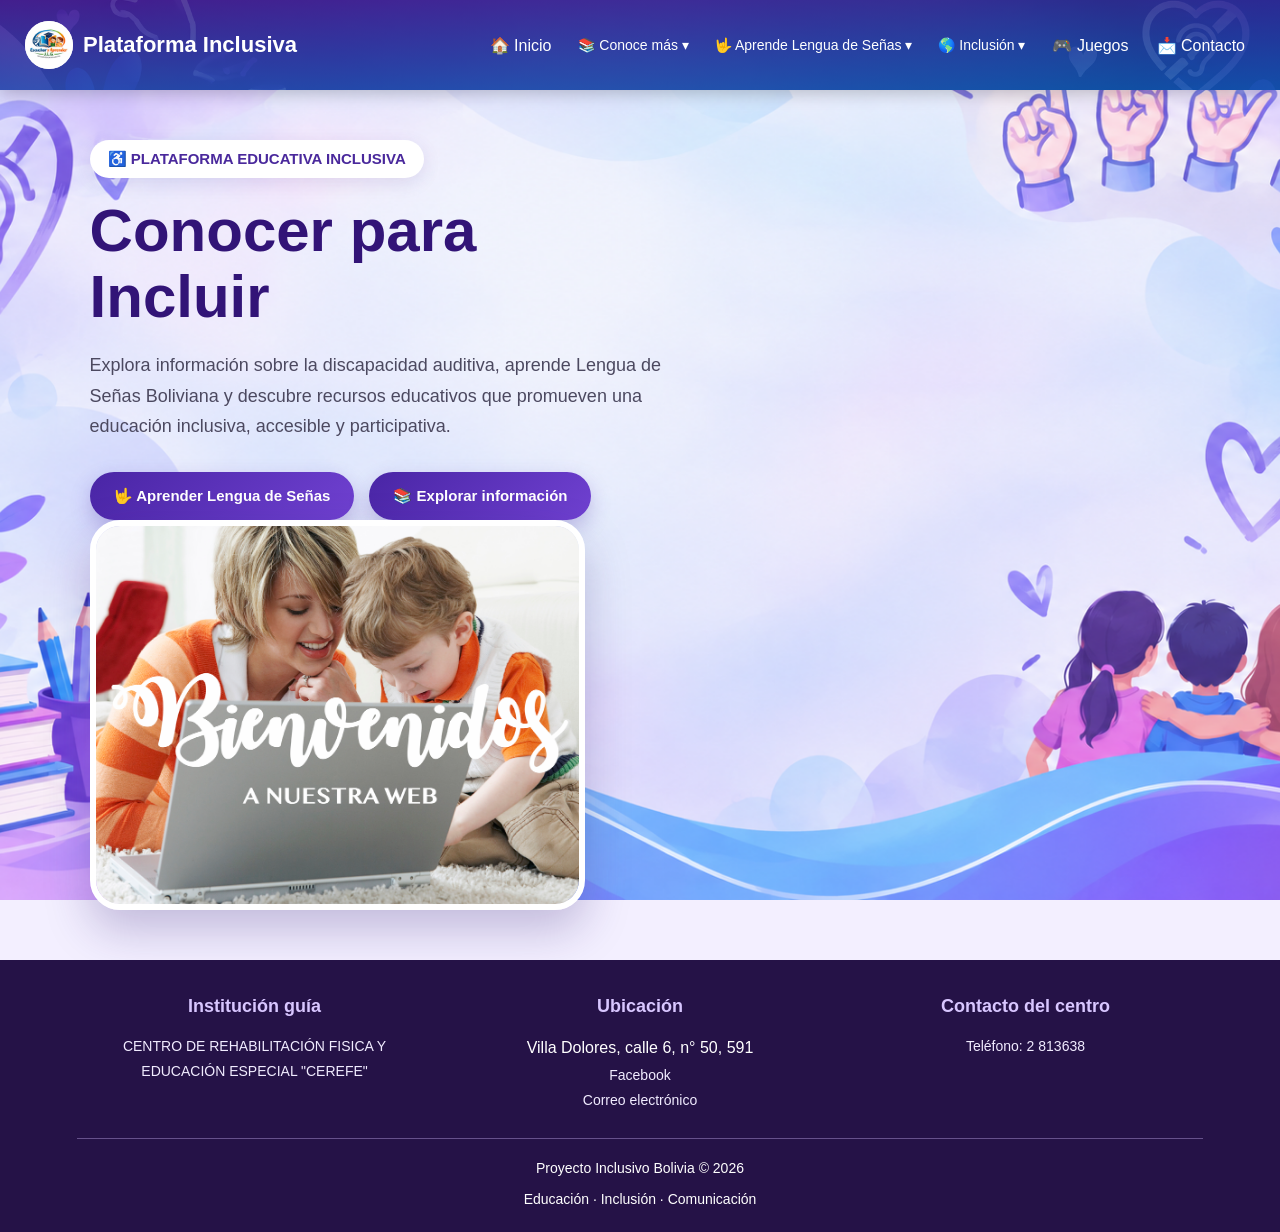
<file: index.html>
<!DOCTYPE html>
<html lang="es">
<head>
    <meta charset="UTF-8">
    <meta name="viewport" content="width=device-width, initial-scale=1.0">
    <title>Plataforma Inclusiva</title>
    <link rel="stylesheet" href="estilo.css">
</head>

<body>

<!-- ================= HEADER ================= -->

<header>

    <div class="logo">
        <img src="imagenes/logo.jpeg" alt="Logo">
        <span>Plataforma Inclusiva</span>
    </div>

    <nav>

        <a href="#" onclick="mostrarSeccion('inicio')">🏠 Inicio</a>

        <!-- CONOCE MÁS -->
        <div class="menu">
            <button class="menu-btn" onclick="abrirMenu(event)">
                📚 Conoce más ▾
            </button>

            <div class="dropdown">

                <a href="#" onclick="mostrarSeccion('definicion')">
                    📖 ¿Qué es la discapacidad auditiva?
                </a>

                <a href="#" onclick="mostrarSeccion('tipos')">
                    🔊 Tipos y grados
                </a>

                <a href="#" onclick="mostrarSeccion('causas')">
                    🧬 Causas
                </a>

                <a href="#" onclick="mostrarSeccion('barreras')">
                    🚧 Barreras
                </a>

                <a href="#" onclick="mostrarSeccion('importancia')">
                    ⭐ Importancia
                </a>

            </div>
        </div>


        <!-- APRENDE LENGUA DE SEÑAS -->
        <div class="menu">

            <button class="menu-btn" onclick="abrirMenu(event)">
                🤟 Aprende Lengua de Señas ▾
            </button>

            <div class="dropdown grande">

                <!-- ABECEDARIO -->
                <div class="submenu-item">

                    <button onclick="abrirSubmenu(event)">
                        🔤 Abecedario ▸
                    </button>

                    <div class="subdropdown">

                        <a href="#" onclick="mostrarSeccion('abecedario-imagenes')">
                            🖼️ Imágenes
                        </a>

                        <a href="#" onclick="mostrarSeccion('abecedario-videos')">
                            🎥 Videos
                        </a>

                        <a href="#" onclick="mostrarSeccion('abecedario-juegos')">
                            🎮 Juegos
                        </a>

                    </div>

                </div>


                <!-- NÚMEROS -->
                <div class="submenu-item">

                    <button onclick="abrirSubmenu(event)">
                        🔢 Números ▸
                    </button>

                    <div class="subdropdown">

                        <a href="#" onclick="mostrarSeccion('numeros-imagenes')">
                            🖼️ Imágenes
                        </a>

                        <a href="#" onclick="mostrarSeccion('numeros-videos')">
                            🎥 Videos
                        </a>

                        <a href="#" onclick="mostrarSeccion('numeros-juegos')">
                            🎮 Juegos
                        </a>

                    </div>

                </div>


                <!-- COLORES -->
                <div class="submenu-item">

                    <button onclick="abrirSubmenu(event)">
                        🎨 Colores ▸
                    </button>

                    <div class="subdropdown">

                        <a href="#" onclick="mostrarSeccion('colores-imagenes')">
                            🖼️ Imágenes
                        </a>

                        <a href="#" onclick="mostrarSeccion('colores-videos')">
                            🎥 Videos
                        </a>

                        <a href="#" onclick="mostrarSeccion('colores-juegos')">
                            🎮 Juegos
                        </a>

                    </div>

                </div>


                <!-- SALUDOS -->
                <div class="submenu-item">

                    <button onclick="abrirSubmenu(event)">
                        👋 Saludos ▸
                    </button>

                    <div class="subdropdown">

                        <a href="#" onclick="mostrarSeccion('saludos-imagenes')">
                            🖼️ Imágenes
                        </a>

                        <a href="#" onclick="mostrarSeccion('saludos-videos')">
                            🎥 Videos
                        </a>

                        <a href="#" onclick="mostrarSeccion('saludos-juegos')">
                            🎮 Juegos
                        </a>

                    </div>

                </div>


                <!-- FAMILIA -->
                <div class="submenu-item">

                    <button onclick="abrirSubmenu(event)">
                        👨‍👩‍👧 Familia ▸
                    </button>

                    <div class="subdropdown">

                        <a href="#" onclick="mostrarSeccion('familia-imagenes')">
                            🖼️ Imágenes
                        </a>

                        <a href="#" onclick="mostrarSeccion('familia-videos')">
                            🎥 Videos
                        </a>

                        <a href="#" onclick="mostrarSeccion('familia-juegos')">
                            🎮 Juegos
                        </a>

                    </div>

                </div>


                <!-- EMOCIONES -->
                <div class="submenu-item">

                    <button onclick="abrirSubmenu(event)">
                        😊 Animales ▸
                    </button>

                    <div class="subdropdown">

                        <a href="#" onclick="mostrarSeccion('emociones-imagenes')">
                            🖼️ Imágenes
                        </a>

                        <a href="#" onclick="mostrarSeccion('emociones-videos')">
                            🎥 Videos
                        </a>

                        <a href="#" onclick="mostrarSeccion('emociones-juegos')">
                            🎮 Juegos
                        </a>

                    </div>

                </div>


                <!-- ESCUELA -->
                <div class="submenu-item">

                    <button onclick="abrirSubmenu(event)">
                        🏫 Escuela ▸
                    </button>

                    <div class="subdropdown">

                        <a href="#" onclick="mostrarSeccion('escuela-imagenes')">
                            🖼️ Imágenes
                        </a>

                        <a href="#" onclick="mostrarSeccion('escuela-videos')">
                            🎥 Videos
                        </a>

                        <a href="#" onclick="mostrarSeccion('escuela-juegos')">
                            🎮 Juegos
                        </a>

                    </div>

                </div>


        

            </div>
        </div>


        <!-- INCLUSIÓN -->
        <div class="menu">

            <button class="menu-btn" onclick="abrirMenu(event)">
                🌎 Inclusión ▾
            </button>

            <div class="dropdown">

                <a href="#" onclick="mostrarSeccion('inclusion')">
                    Inclusión en el aula
                </a>

                <a href="#" onclick="mostrarSeccion('estrategias')">
                    Estrategias
                </a>

                <a href="#" onclick="mostrarSeccion('actividades')">
                    Actividades
                </a>

            </div>

        </div>


        <a href="#" onclick="mostrarSeccion('juegos')">🎮 Juegos</a>

       

        <a href="#" onclick="mostrarSeccion('contacto')">📩 Contacto</a>

    </nav>

</header>


<!-- ================= INICIO ================= -->

<section id="inicio" class="seccion inicio">

    <div class="hero-text">

        <span>♿ PLATAFORMA EDUCATIVA INCLUSIVA</span>

        <h1>Conocer para Incluir</h1>

        <p>
            Explora información sobre la discapacidad auditiva,
            aprende Lengua de Señas Boliviana y descubre recursos
            educativos que promueven una educación inclusiva,
            accesible y participativa.
        </p>

        <div class="botones">

            <button onclick="mostrarSeccion('abecedario-imagenes')">
                🤟 Aprender Lengua de Señas
            </button>

            <button onclick="mostrarSeccion('definicion')">
                📚 Explorar información
            </button>

        </div>

    </div>


    <div class="hero-imagen">

        <img src="imagenes/R.png" alt="Educación inclusiva">

    </div>

</section>


<!-- ================= DEFINICIÓN ================= -->

<section id="definicion" class="seccion contenido">

    <h2>📖 Discapacidad Auditiva</h2>

    <div class="tarjeta-info">

        <img src="imagenes/discapacidad.jpg">

        <div>

            <p>
                La discapacidad auditiva se refiere a la dificultad
                o imposibilidad de utilizar el sentido de la audición
                de manera adecuada. Puede presentarse en diferentes
                grados y puede estar presente desde el nacimiento
                o aparecer a lo largo de la vida.
            </p>

            <p>
                Las personas con discapacidad auditiva pueden utilizar
                diferentes formas de comunicación, entre ellas la
                Lengua de Señas Boliviana, lectura labial, escritura
                y otros recursos de apoyo.
            </p>

            <p>
                En el ámbito educativo es importante eliminar las
                barreras de comunicación y garantizar la participación
                de todos los estudiantes.
            </p>

        </div>

    </div>


    <div class="info-imagenes">

        <img src="imagenes/ley.png" alt="Ley">

        <img src="imagenes/inclusión.png" alt="Inclusión">

    </div>

</section>


<!-- ================= TIPOS ================= -->

<section id="tipos" class="seccion contenido">

    <h2>🔊 Tipos y grados de discapacidad auditiva</h2>

    <div class="tarjetas">

        <div class="card">

            <img src="imagenes/nivel 1.jpg">

            <h3>Leve</h3>

            <p>
                Puede existir dificultad para escuchar sonidos
                suaves o seguir algunas conversaciones.
            </p>

        </div>


        <div class="card">

            <img src="imagenes/nivel2.jpg">

            <h3>Moderada</h3>

            <p>
                Puede dificultar la comprensión de conversaciones
                especialmente cuando existe ruido ambiental.
            </p>

        </div>


        <div class="card">

            <img src="imagenes/nivel 3.jpg">

            <h3>Severa</h3>

            <p>
                La persona puede presentar una dificultad importante
                para percibir los sonidos y la comunicación oral.
            </p>

        </div>


        <div class="card">

            <img src="imagenes/sorda.jpg">

            <h3>Profunda</h3>

            <p>
                Existe una pérdida auditiva muy significativa,
                por lo que pueden utilizarse formas visuales
                de comunicación.
            </p>

        </div>

    </div>

</section>


<!-- ================= CAUSAS ================= -->

<section id="causas" class="seccion contenido">

    <h2>🧬 Causas de la discapacidad auditiva</h2>

    <div class="tarjetas">

        <div class="card">

            <img src="imagenes/genetica.jpg">

            <h3>Factores genéticos</h3>

            <p>
                Algunas pérdidas auditivas pueden estar relacionadas
                con factores hereditarios o genéticos.
            </p>

        </div>


        <div class="card">

            <img src="imagenes/infecciones.jpg">

            <h3>Infecciones</h3>

            <p>
                Determinadas infecciones pueden afectar el sistema
                auditivo y producir pérdida de audición.
            </p>

        </div>


        <div class="card">

            <img src="imagenes/traumatismo.jpg">

            <h3>Traumatismos</h3>

            <p>
                Algunos traumatismos pueden provocar daños en las
                estructuras relacionadas con la audición.
            </p>

        </div>


        <div class="card">

            <img src="imagenes/ruido.jpg">

            <h3>Ruidos fuertes</h3>

            <p>
                La exposición prolongada a sonidos muy fuertes
                puede afectar la capacidad auditiva.
            </p>

        </div>

    </div>

</section>


<!-- ================= BARRERAS ================= -->

<section id="barreras" class="seccion contenido">

    <h2>🚧 Barreras para las personas con discapacidad auditiva</h2>

    <div class="tarjeta-info">

        <img src="imagenes/barrera.jpg">

        <div>

            <h3>🗣️ Barreras de comunicación</h3>

            <p>
                La falta de conocimiento de la Lengua de Señas
                puede dificultar la comunicación.
            </p>


            <h3>📚 Barreras educativas</h3>

            <p>
                La falta de materiales accesibles puede dificultar
                el aprendizaje y la participación.
            </p>


            <h3>🤝 Barreras sociales</h3>

            <p>
                La falta de información y sensibilización puede
                generar dificultades para la inclusión.
            </p>


            <h3>💻 Barreras tecnológicas</h3>

            <p>
                La ausencia de recursos accesibles puede limitar
                el acceso a la información.
            </p>

        </div>

    </div>

</section>


<!-- ================= IMPORTANCIA ================= -->

<section id="importancia" class="seccion contenido">

    <h2>⭐ Importancia de la inclusión</h2>

    <div class="importancia">

        <img src="imagenes/inclusión.png">

        <div>

            <p>
                La inclusión educativa permite que todos los
                estudiantes tengan oportunidades de participar
                en el proceso educativo.
            </p>

            <p>
                En el caso de los estudiantes con discapacidad
                auditiva, es importante contar con estrategias
                de comunicación accesibles y recursos visuales.
            </p>

            <p>
                Aprender Lengua de Señas también contribuye a
                mejorar la comunicación, la convivencia y el
                respeto dentro de la comunidad educativa.
            </p>

        </div>

    </div>

</section>


<!-- ================================================= -->
<!-- ================= ABECEDARIO ==================== -->
<!-- ================================================= -->

<section id="abecedario-imagenes" class="seccion contenido">

    <h2>🔤 Abecedario en Lengua de Señas</h2>

    <p class="descripcion">
        Conoce las letras del abecedario y practica su reconocimiento.
    </p>

    <div class="letras">

    <div class="letra-card">
    <img src="imagenes/abecedario/A.png" alt="Seña de la letra A">
    <h3>A</h3>
</div>

    <div class="letra-card">
        <img src="imagenes/abecedario/B.png" alt="Letra B en Lengua de Señas">
        <h3>B</h3>
    </div>

    <div class="letra-card">
        <img src="imagenes/abecedario/C.png" alt="Letra C en Lengua de Señas">
        <h3>C</h3>
    </div>

    <div class="letra-card">
        <img src="imagenes/abecedario/D.png" alt="Letra D en Lengua de Señas">
        <h3>D</h3>
    </div>

    <div class="letra-card">
        <img src="imagenes/abecedario/E.png" alt="Letra E en Lengua de Señas">
        <h3>E</h3>
    </div>

    <div class="letra-card">
        <img src="imagenes/abecedario/F.png" alt="Letra F en Lengua de Señas">
        <h3>F</h3>
    </div>

    <div class="letra-card">
        <img src="imagenes/abecedario/G.png" alt="Letra G en Lengua de Señas">
        <h3>G</h3>
    </div>

    <div class="letra-card">
        <img src="imagenes/abecedario/H.png" alt="Letra H en Lengua de Señas">
        <h3>H</h3>
    </div>

    <div class="letra-card">
        <img src="imagenes/abecedario/I.png" alt="Letra I en Lengua de Señas">
        <h3>I</h3>
    </div>

    <div class="letra-card">
        <img src="imagenes/abecedario/J.png" alt="Letra J en Lengua de Señas">
        <h3>J</h3>
    </div>

    <div class="letra-card">
        <img src="imagenes/abecedario/K.png" alt="Letra K en Lengua de Señas">
        <h3>K</h3>
    </div>

    <div class="letra-card">
        <img src="imagenes/abecedario/L.png" alt="Letra L en Lengua de Señas">
        <h3>L</h3>
    </div>

    <div class="letra-card">
        <img src="imagenes/abecedario/M.png" alt="Letra M en Lengua de Señas">
        <h3>M</h3>
    </div>

    <div class="letra-card">
        <img src="imagenes/abecedario/N.png" alt="Letra N en Lengua de Señas">
        <h3>N</h3>
    </div>


    <div class="letra-card">
        <img src="imagenes/abecedario/O.png" alt="Letra O en Lengua de Señas">
        <h3>O</h3>
    </div>

    <div class="letra-card">
        <img src="imagenes/abecedario/P.png" alt="Letra P en Lengua de Señas">
        <h3>P</h3>
    </div>

    <div class="letra-card">
        <img src="imagenes/abecedario/Q.png" alt="Letra Q en Lengua de Señas">
        <h3>Q</h3>
    </div>

    <div class="letra-card">
        <img src="imagenes/abecedario/R.png" alt="Letra R en Lengua de Señas">
        <h3>R</h3>
    </div>

    <div class="letra-card">
        <img src="imagenes/abecedario/S.png" alt="Letra S en Lengua de Señas">
        <h3>S</h3>
    </div>

    <div class="letra-card">
        <img src="imagenes/abecedario/T.png" alt="Letra T en Lengua de Señas">
        <h3>T</h3>
    </div>

    <div class="letra-card">
        <img src="imagenes/abecedario/U.png" alt="Letra U en Lengua de Señas">
        <h3>U</h3>
    </div>

    <div class="letra-card">
        <img src="imagenes/abecedario/V.png" alt="Letra V en Lengua de Señas">
        <h3>V</h3>
    </div>

    <div class="letra-card">
        <img src="imagenes/abecedario/W.png" alt="Letra W en Lengua de Señas">
        <h3>W</h3>
    </div>

    <div class="letra-card">
        <img src="imagenes/abecedario/X.png" alt="Letra X en Lengua de Señas">
        <h3>X</h3>
    </div>

    <div class="letra-card">
        <img src="imagenes/abecedario/Y.png" alt="Letra Y en Lengua de Señas">
        <h3>Y</h3>
    </div>

    <div class="letra-card">
        <img src="imagenes/abecedario/Z.png" alt="Letra Z en Lengua de Señas">
        <h3>Z</h3>
    </div>

</div>
    </div>

</section>


<section id="abecedario-videos" class="seccion contenido">

    <h2>🎥 Video del Abecedario</h2>

    <div class="video-box">

        <video controls>

            <source src="video/luz.mp4" type="video/mp4">

            Tu navegador no puede reproducir este video.

        </video>
<video controls>

            <source src="video/abecedario.mp4" type="video/mp4">

            Tu navegador no puede reproducir este video.

        </video>

    </div>

</section>


<section id="abecedario-juegos" class="seccion contenido">

    <h2>🎮 Juego del Abecedario</h2>

    <div class="seccion-juego">

        <p>Haz clic en el botón para abrir el juego:</p>

        <button type="button"
                class="boton-abecedario"
                onclick="window.open('https://es.educaplay.com/recursos-educativos/29154053-colores_en_la_lsb_boliviana.html', '_blank')">
            🔤 Jugar Abecedario
        </button>
<button type="button"
        class="boton-abecedario"
        onclick="window.location.href='juegos/abecedario.html'">
    🔤 Más juegos
</button>
    </div>

</section>


<!-- ================================================= -->
<!-- ================= NÚMEROS ======================= -->
<!-- ================================================= -->

<section id="numeros-imagenes" class="seccion contenido">

    <h2>🔢 Números en Lengua de Señas</h2>

    <div class="numeros">

    <div class="letra-card">
        <img src="imagenes/NUMEROS/1.png" alt="Numero 1 en Lengua de Señas">
        <h3>UNO</h3>
    </div>

    <div class="letra-card">
        <img src="imagenes/NUMEROS/2.png" alt="Numero 2 en Lengua de Señas">
        <h3>DOS</h3>
    </div>

    <div class="letra-card">
        <img src="imagenes/NUMEROS/3.png" alt="Numero 3 en Lengua de Señas">
        <h3>TRES</h3>
    </div>

    <div class="letra-card">
        <img src="imagenes/NUMEROS/4.png" alt="Numero 4 en Lengua de Señas">
        <h3>CUATRO</h3>
    </div>

    <div class="letra-card">
        <img src="imagenes/NUMEROS/5.png" alt="Numero 5 en Lengua de Señas">
        <h3>CINCO</h3>
    </div>

    <div class="letra-card">
        <img src="imagenes/NUMEROS/6.png" alt="Numero 6 en Lengua de Señas">
        <h3>SEIS</h3>
    </div>

    <div class="letra-card">
        <img src="imagenes/NUMEROS/7.png" alt="Numero 7 en Lengua de Señas">
        <h3>SIETE</h3>
    </div>

    <div class="letra-card">
        <img src="imagenes/NUMEROS/8.png" alt="Numero 8 en Lengua de Señas">
        <h3>OCHO</h3>
    </div>

    <div class="letra-card">
        <img src="imagenes/NUMEROS/9.png" alt="Numero 9 en Lengua de Señas">
        <h3>NUEVE</h3>
    </div>

    <div class="letra-card">
        <img src="imagenes/NUMEROS/10.png" alt="Numero 10 en Lengua de Señas">
        <h3>DIEZ</h3>
    </div>
<div class="letra-card">
        <img src="imagenes/NUMEROS/11.png" alt="Numero 11 en Lengua de Señas">
        <h3>ONCE</h3>
    </div>

    <div class="letra-card">
        <img src="imagenes/NUMEROS/12.png" alt="Numero 12 en Lengua de Señas">
        <h3>DOCE</h3>
    </div>

    <div class="letra-card">
        <img src="imagenes/NUMEROS/13.png" alt="Numero 13 en Lengua de Señas">
        <h3>TRECE</h3>
    </div>

    <div class="letra-card">
        <img src="imagenes/NUMEROS/14.png" alt="Numero 14 en Lengua de Señas">
        <h3>CATORCE</h3>
    </div>

    <div class="letra-card">
        <img src="imagenes/NUMEROS/15.png" alt="Numero 15 en Lengua de Señas">
        <h3>QUINCE</h3>
    </div>

    <div class="letra-card">
        <img src="imagenes/NUMEROS/16.png" alt="Numero 16 en Lengua de Señas">
        <h3>DIECISEIS</h3>
    </div>

    <div class="letra-card">
        <img src="imagenes/NUMEROS/17.png" alt="Numero 17 en Lengua de Señas">
        <h3>DIENCISIETE</h3>
    </div>

    <div class="letra-card">
        <img src="imagenes/NUMEROS/18.png" alt="Numero 18 en Lengua de Señas">
        <h3>DIECIOCHO</h3>
    </div>

    <div class="letra-card">
        <img src="imagenes/NUMEROS/19.png" alt="Numero 19 en Lengua de Señas">
        <h3>DIECINUEVE</h3>
    </div>

    <div class="letra-card">
        <img src="imagenes/NUMEROS/20.png" alt="Numero 20 en Lengua de Señas">
        <h3>VEINTE</h3>
    </div>
</div>
</section>


<section id="numeros-videos" class="seccion contenido">

    <h2>🎥 Video de los Números</h2>

    <div class="video-box">

        <video controls>

            <source src="video/josé.mp4" type="video/mp4">

            Tu navegador no puede reproducir este video.

        </video>
        <h2> videos del ministerio de educación </h2>
<video controls>

            <source src="video/numero 0 al 50.mp4" type="video/mp4">

            Tu navegador no puede reproducir este video.

        </video>
        <video controls>

            <source src="video/51 a 500.mp4" type="video/mp4">

            Tu navegador no puede reproducir este video.

        </video>
    </div>

</section>


<section id="numeros-juegos" class="seccion contenido">

    <h2>🎮 Juego de Números</h2>

    <div class="zona-juegos-numeros">

        <h3>🧠 Practica Lengua de Señas</h3>

        <p>Selecciona un juego:</p>

        <div class="botones-juegos">

            <button type="button" onclick="window.open('https://es.educaplay.com/recursos-educativos/29710361-numeros_en_lengua_de_senas_lse_memoria.html', '_blank')">
                🚀 Memoria de Números
            </button>

            <button type="button" onclick="window.open('https://es.educaplay.com/recursos-educativos/29710395-senales_numericas_en_carretera_empareja_cantidad.html', '_blank')">
                🎮 Relaciona Números
            </button>
<button type="button"
        class="boton-abecedario"
        onclick="window.location.href='juegos/numeros.html'">
    🔤 Más juegos
</button>
        </div>

    </div>

</section>

<!-- ================================================= -->
<!-- ================= COLORES ======================= -->
<!-- ================================================= -->

<section id="colores-imagenes" class="seccion contenido">

    <h2>🎨 Colores en Lengua de Señas</h2>

    <div class="colores">


        <div class="letra-card">
        <img src="imagenes/colores/rojo.jpeg" alt="Color rojo en Lengua de Señas">
        <h3>ROJO</h3>
    </div>

    <div class="letra-card">
        <img src="imagenes/colores/azul.jpeg" alt="Color azul en Lengua de Señas">
        <h3>AZUL</h3>
    </div>

    <div class="letra-card">
        <img src="imagenes/colores/verde.jpeg" alt="Color verde en Lengua de Señas">
        <h3>VERDE</h3>
    </div>

    <div class="letra-card">
        <img src="imagenes/colores/amarillo.jpeg" alt="Color amarillo Lengua de Señas">
        <h3>AMARILLO</h3>
    </div>
    <div class="letra-card">
        <img src="imagenes/colores/naranja.jpeg" alt="Color naranja  en Lengua de Señas">
        <h3>NARANJA</h3>
    </div>

    <div class="letra-card">
        <img src="imagenes/colores/morado.jpeg" alt="Color morado Lengua de Señas">
        <h3>MORADO</h3>
    </div>
    </div>

</section>


<section id="colores-videos" class="seccion contenido">

    <h2>🎥 Video de los Colores</h2>

    <div class="video-box">

        <video controls>

            <source src="video/gema.mp4" type="video/mp4">

            Tu navegador no puede reproducir este video.

        </video>
 VIDEOS DEL MINISTERIO DE EDUCACIÓN
 <video controls>

            <source src="video/colores.mp4" type="video/mp4">

            Tu navegador no puede reproducir este video.

        </video>
    </div>

</section>


<section id="colores-juegos" class="seccion contenido">

    <h2>🎮 Juego de Colores</h2>

    <div class="juego">

        <h3>Practica los colores</h3>

        <button type="button"
                class="boton-abecedario"
                onclick="window.open('https://wordwall.net/es/resource/120826315?wwmethod=link', '_blank')">
            🔤 Escribir
        </button>
<button type="button"
                class="boton-abecedario"
                onclick="window.open('https://es.educaplay.com/recursos-educativos/30652356-colores_en_senas_memoria_visual.html', '_blank')">
            🔤 Memoria
        </button>
        <button type="button"
                class="boton-abecedario"
                onclick="window.open('https://es.educaplay.com/recursos-educativos/30947442-colores_sopa_de_le_letras.html', '_blank')">
            🔤 Sopa de letras
        </button> <button type="button"
                class="boton-abecedario"
                onclick="window.open('file:///C:/Users/HP/Desktop/final/juegos/colores.html', '_blank')">
            🔤 Más juegos
        </button>
        <p id="resultadoColor"></p>
<button type="button"
        class="boton-abecedario"
        onclick="window.location.href='juegos/colores.html'">
    🔤 Más juegos
</button>
    </div>

</section>


<!-- ================================================= -->
<!-- ================= SALUDOS ======================= -->
<!-- ================================================= -->

<section id="saludos-imagenes" class="seccion contenido">

    <h2>👋 Saludos</h2>

    <div class="vocabulario">
    <div class="letra-card">
        <img src="imagenes/saludos/hola.png" alt="Hola en Lengua de Señas">
        <h3>HOLA</h3>
    </div>

    <div class="letra-card">
        <img src="imagenes/saludos/BUENOS DIAS.png" alt="Buenos días en Lengua de Señas">
        <h3>BUENOS DÍAS</h3>
    </div>

    <div class="letra-card">
        <img src="imagenes/saludos/BUENAS TARDES.png" alt="Buenas tardes Lengua de Señas">
        <h3>BUENAS TARDES</h3>
    </div>
    <div class="letra-card">
        <img src="imagenes/saludos/BUENAS NOCHES.png" alt="Buenas noches en Lengua de Señas">
        <h3>BUENAS NOCHES</h3>
    </div>

    <div class="letra-card">
        <img src="imagenes/saludos/como estyas.png" alt="Como estás Lengua de Señas">
        <h3>COMO ESTÁS</h3>
    </div>
<div class="letra-card">
        <img src="imagenes/saludos/gracias.png" alt="Gracias en Lengua de Señas">
        <h3>GRACIAS</h3>
    </div>

    <div class="letra-card">
        <img src="imagenes/saludos/por favor.png" alt="Por favor en Lengua de Señas">
        <h3>POR FAVOR</h3>
    </div>

    <div class="letra-card">
        <img src="imagenes/saludos/chau.png" alt="chau Lengua de Señas">
        <h3>CHAU</h3>
    </div>

</section>


<section id="saludos-videos" class="seccion contenido">

    <h2>🎥 Videos de Saludos</h2>

    <div class="sin-video">
<video controls>

            <source src="video/saludos.mp4" type="video/mp4">

            Tu navegador no puede reproducir este video.

        </video>

    </div>

</section>


<section id="saludos-juegos" class="seccion contenido">

    <h2>🎮 Juego de Saludos</h2>

    <div class="juego">

        <p>Haz clic en el botón para abrir el juego:</p>

        <button type="button"
                class="boton-abecedario"
                onclick="window.open('https://es.educaplay.com/recursos-educativos/30983839-saludos.html', '_blank')">
            🔤 Salta
        </button>
  <button type="button"
                class="boton-abecedario"
                onclick="window.open('https://es.educaplay.com/recursos-educativos/30651621-lsb_bolivia_introduccion_y_temas_clave.html', '_blank')">
            🔤 Fichas
        </button>
<button type="button"
        class="boton-abecedario"
        onclick="window.location.href='juegos/saludos.html'">
    🔤 Más juegos
</button>
    </div>

</section>


<!-- ================================================= -->
<!-- ================= FAMILIA ======================= -->
<!-- ================================================= -->

<section id="familia-imagenes" class="seccion contenido">

    <h2>👨‍👩‍👧 Familia</h2>

    <div class="vocabulario">
<div class="letra-card">
        <img src="imagenes/FAMILIA/mami.png" alt="Mamá en Lengua de Señas">
        <h3>MAMÁ</h3>
    </div>

    <div class="letra-card">
        <img src="imagenes/FAMILIA/´PAPA.png" alt="Papá en Lengua de Señas">
        <h3>PAPÁ</h3>
    </div>

    <div class="letra-card">
        <img src="imagenes/FAMILIA/ABUELA.png" alt="Abuela Lengua de Señas">
        <h3>ABUELA</h3>
    </div>
    <div class="letra-card">
        <img src="imagenes/FAMILIA/ABUELO.png" alt="Abuelo en Lengua de Señas">
        <h3>ABUELO</h3>
    </div>

    <div class="letra-card">
        <img src="imagenes/FAMILIA/TIA.png" alt="Tía Lengua de Señas">
        <h3>TÍA</h3>
    </div>
<div class="letra-card">
        <img src="imagenes/FAMILIA/TIO.png" alt="Tío en Lengua de Señas">
        <h3>TÍO</h3>
    </div>

    <div class="letra-card">
        <img src="imagenes/FAMILIA/HERMANA.png" alt="Hermana en Lengua de Señas">
        <h3>HERMANA</h3>
    </div>

    <div class="letra-card">
        <img src="imagenes/FAMILIA/HERMANO.png" alt="Hemano Lengua de Señas">
        <h3>HERMANO</h3>
    </div>
<div class="letra-card">
        <img src="imagenes/FAMILIA/SOBRINA.png" alt="Sobrina en Lengua de Señas">
        <h3>SOBRINA</h3>
    </div>

    <div class="letra-card">
        <img src="imagenes/FAMILIA/SOBRINO.png" alt="Sobrino en Lengua de Señas">
        <h3>SOBRINO</h3>
    </div>

    <div class="letra-card">
        <img src="imagenes/FAMILIA/PRIMA.png" alt="Prima Lengua de Señas">
        <h3>PRIMA</h3>
    </div>
    <div class="letra-card">
        <img src="imagenes/FAMILIA/PRIMO.png" alt="primo en Lengua de Señas">
        <h3>PRIMO</h3>
    </div>

    <div class="letra-card">
        <img src="imagenes/FAMILIA/BEBE.png" alt="Bebé Lengua de Señas">
        <h3>BEBÉ</h3>
    </div>
<div class="letra-card">
        <img src="imagenes/FAMILIA/HIJA.png" alt="HIja en Lengua de Señas">
        <h3>HIJA</h3>
    </div>
    </div>

</section>


<section id="familia-videos" class="seccion contenido">

    <h2>🎥 Videos de Familia</h2>

    <div class="sin-video">


        <video controls>

            <source src="video/familia.mp4" type="video/mp4">

            Tu navegador no puede reproducir este video.

        </video>
    </div>

</section>


<section id="familia-juegos" class="seccion contenido">

    <h2>🎮 Juego de Familia</h2>

    <div class="juego">

        <p>Haz clic en el botón para abrir el juego:</p>

        <button type="button"
                class="boton-abecedario"
                onclick="window.open('https://wordwall.net/es/resource/119389096/familia', '_blank')">
            🔤 Jugar con los materiales
        </button>
 <button type="button"
                class="boton-abecedario"
                onclick="window.open('file:///C:/Users/HP/Desktop/final/juegos/familia.html', '_blank')">
            🔤 Otros juegos
        </button>
        <button type="button"
        class="boton-abecedario"
        onclick="window.location.href='juegos/familia.html'">
    🔤 Más juegos
    </div>

</button>
</section>


<!-- ================================================= -->
<!-- ================= EMOCIONES ===================== -->
<!-- ================================================= -->

<section id="emociones-imagenes" class="seccion contenido">

    <h2>😊 ANIMALES</h2>

    <div class="vocabulario">

        <div class="letra-card">
            <img src="imagenes/animales/burro.png" alt="Burro Lengua de Señas">
            <h3>BURRO</h3>
        </div>

        <div class="letra-card">
            <img src="imagenes/animales/caballo.png" alt="Caballo en Lengua de Señas">
            <h3>CABALLO</h3>
        </div>

        <div class="letra-card">
            <img src="imagenes/animales/conejo.png" alt="Conejo en Lengua de Señas">
            <h3>CONEJO</h3>
        </div>

        <div class="letra-card">
            <img src="imagenes/animales/gallina.png" alt="Gallina Lengua de Señas">
            <h3>GALLINA</h3>
        </div>

        <div class="letra-card">
            <img src="imagenes/animales/gallo.png" alt="Gallo en Lengua de Señas">
            <h3>GALLO</h3>
        </div>

        <div class="letra-card">
            <img src="imagenes/animales/gato.png" alt="Gato Lengua de Señas">
            <h3>GATO</h3>
        </div>

        <div class="letra-card">
            <img src="imagenes/animales/llama.png" alt="Llama en Lengua de Señas">
            <h3>LLAMA</h3>
        </div>

        <div class="letra-card">
            <img src="imagenes/animales/loro.png" alt="Loro Lengua de Señas">
            <h3>LORO</h3>
        </div>

        <div class="letra-card">
            <img src="imagenes/animales/oveja.png" alt="Oveja en Lengua de Señas">
            <h3>OVEJA</h3>
        </div>

        <div class="letra-card">
            <img src="imagenes/animales/pajaro.png" alt="Pajaro Lengua de Señas">
            <h3>PAJARO</h3>
        </div>

        <div class="letra-card">
            <img src="imagenes/animales/paloma.png" alt="Paloma en Lengua de Señas">
            <h3>PALOMA</h3>
        </div>

        <div class="letra-card">
            <img src="imagenes/animales/pato.png" alt="Pato en Lengua de Señas">
            <h3>PATO</h3>
        </div>

        <div class="letra-card">
            <img src="imagenes/animales/perro.png" alt="Perro Lengua de Señas">
            <h3>PERRO</h3>
        </div>

        <div class="letra-card">
            <img src="imagenes/animales/pez.png" alt="Pez en Lengua de Señas">
            <h3>PEZ</h3>
        </div>

        <div class="letra-card">
            <img src="imagenes/animales/toro.png" alt="Toro Lengua de Señas">
            <h3>TORO</h3>
        </div>

        <div class="letra-card">
            <img src="imagenes/animales/tortuga.png" alt="Tortuga en Lengua de Señas">
            <h3>TORTUGA</h3>
        </div>

    </div>

</section>


<section id="emociones-videos" class="seccion contenido">

    <h2>🎥 Videos de Animales</h2>

    <div class="sin-video">


        <video controls>

            <source src="video/animales.mp4" type="video/mp4">

            Tu navegador no puede reproducir este video.

        </video>
    </div>


</section>


<section id="emociones-juegos" class="seccion contenido">

    <h2>🎮 Juego de Animales</h2>

    <div class="juego">

        <p>Haz clic en el botón para abrir el juego:</p>

        <button type="button"
                class="boton-abecedario"
                onclick="window.open('https://wordwall.net/es/resource/119388776?wwmethod=link&wwshareintent=student', '_blank')">
            🔤 FICHAS
        </button>
        
    </div>

</section>


<!-- ================================================= -->
<!-- ================= ESCUELA ======================= -->
<!-- ================================================= -->

<section id="escuela-imagenes" class="seccion contenido">

    <h2>🏫 Escuela</h2>

    <div class="vocabulario">

            <div class="letra-card">
            <img src="imagenes/ESCUELA/BOLIGRAFO.png" alt="BOLIGRAFO en Lengua de Señas">
            <h3>BOLIGRAFO</h3>
        </div>

        <div class="letra-card">
            <img src="imagenes/ESCUELA/CUADERNO.png" alt="CUADERNO en Lengua de Señas">
            <h3>CUADERNOO</h3>
        </div>

        <div class="letra-card">
            <img src="imagenes/ESCUELA/GOMA.png" alt="GOMA Lengua de Señas">
            <h3>GOMA</h3>
        </div>

        <div class="letra-card">
            <img src="imagenes/ESCUELA/LAPIZ.png" alt="LAPIZ en Lengua de Señas">
            <h3>LAPIZ</h3>
        </div>

        <div class="letra-card">
            <img src="imagenes/ESCUELA/LIBRO.png" alt="LIBRO Lengua de Señas">
            <h3>LIBRO</h3>
        </div>

        <div class="letra-card">
            <img src="imagenes/ESCUELA/PAPEL.png" alt="PAPEL en Lengua de Señas">
            <h3>PAPEL</h3>
        </div>
 <div class="letra-card">
            <img src="imagenes/ESCUELA/PEGAMENTO.png" alt="PEGAMENTO Lengua de Señas">
            <h3>PEGAMENTO</h3>
        </div>

        <div class="letra-card">
            <img src="imagenes/ESCUELA/TAJADOR.png" alt="TAJADOR en Lengua de Señas">
            <h3>TAJADOR</h3>
        </div>

        <div class="letra-card">
            <img src="imagenes/ESCUELA/TIJERAS.png" alt="Tijeras Lengua de Señas">
            <h3>TIJERAS</h3>
        </div>



    </div>

</section>


<section id="escuela-videos" class="seccion contenido">

    <h2>🎥 Videos de Escuela</h2>

    <div class="sin-video">
<video controls>

            <source src="video/material.mp4" type="video/mp4">

            Tu navegador no puede reproducir este video.

        </video>

    </div>

</section>


<section id="escuela-juegos" class="seccion contenido">

    <h2>🎮 Juego de Escuela</h2>

    <div class="juego">

        <p>Haz clic en el botón para abrir el juego:</p>

        <button type="button"
                class="boton-abecedario"
                onclick="window.open('https://wordwall.net/es/resource/120826845?wwmethod=link', '_blank')">
            🔤 Jugar con los materiales
        </button>
        <button type="button"
                class="boton-abecedario"
                onclick="window.open(' https://wordwall.net/es/resource/120826845?wwmethod=link', '_blank')">
            🔤 MAS JUEGOS
        </button>
       
    </div>

</section>


<!-- ================= INCLUSIÓN ================= -->

<section id="inclusion" class="seccion contenido">

    <h2>🌎 Inclusión en el aula</h2>

    <div class="importancia">

        <img src="imagenes/inclusión.png">

        <div>

            <p>
                La inclusión educativa busca garantizar que todos
                los estudiantes puedan participar en las actividades
                escolares y acceder al aprendizaje.
            </p>

            <p>
                Para estudiantes con discapacidad auditiva es
                importante contar con recursos visuales, materiales
                accesibles y formas adecuadas de comunicación.
            </p>

        </div>

    </div>

</section>


<!-- ================= ESTRATEGIAS ================= -->

<section id="estrategias" class="seccion contenido">

    <h2>💡 Estrategias inclusivas</h2>

    <div class="tarjetas">

        <div class="card-simple">
            👀
            <h3>Apoyo visual</h3>
            <p>
                Utilizar imágenes, gráficos, palabras escritas
                y otros recursos visuales.
            </p>
        </div>

        <div class="card-simple">
            🤟
            <h3>Comunicación</h3>
            <p>
                Facilitar el aprendizaje de la Lengua de Señas.
            </p>
        </div>

        <div class="card-simple">
            🤝
            <h3>Participación</h3>
            <p>
                Promover la participación de todos los estudiantes.
            </p>
        </div>

    </div>

</section>


<!-- ================= ACTIVIDADES ================= -->

<section id="actividades" class="seccion contenido">

    <h2>🎯 Actividades inclusivas</h2>

    <div class="tarjetas">

        <div class="card-simple">
            📖
            <h3>Aprende</h3>
            <p>
                Conoce nuevas palabras y expresiones.
            </p>
        </div>

        <div class="card-simple">
            🤟
            <h3>Practica</h3>
            <p>
                Practica las señas aprendidas.
            </p>
        </div>

        <div class="card-simple">
            🏆
            <h3>Evalúa</h3>
            <p>
                Comprueba tus conocimientos mediante juegos.
            </p>
        </div>

    </div>

</section>


<!-- ================= JUEGOS ================= -->

<section id="juegos" class="seccion contenido">

    <h2>🎮 Zona de Juegos</h2>

    <div class="juego-principal">

        <h3>🧠 Practica Lengua de Señas</h3>

        <p>Selecciona un tema:</p>

        <div class="botones-juego">

           <button type="button" onclick="window.open('https://es.educaplay.com/recursos-educativos/29154053-colores_en_la_lsb_boliviana.html', '_blank')">
    🔤 Abecedario
</button>

            <button onclick="mostrarSeccion('numeros-juegos')">
                🔢 Números
            </button>

            <button onclick="mostrarSeccion('colores-juegos')">
                🎨 Colores
            </button>

            <button onclick="mostrarSeccion('saludos-juegos')">
                👋 Saludos
            </button>
            <button type="button" onclick="window.open('file:///C:/Users/HP/Desktop/discapacidad%20auditiva/a/info/index.html', '_blank')">
    🔤 JCLIC
</button>
        </div>

    </div>

</section>




<!-- ================= CONTACTO ================= -->

<section id="contacto" class="seccion contenido">

    <h2>📩 Contacto</h2>

    <form onsubmit="enviarFormulario(event)">

        <input
            type="text"
            placeholder="Nombre"
            required
        >

        <input
            type="email"
            placeholder="Correo electrónico"
            required
        >

        <textarea
            placeholder="Escribe tu mensaje..."
            required
        ></textarea>

        <button type="submit">
            Enviar mensaje
        </button>

    </form>

    <p id="mensajeFormulario"></p>

</section>


<!-- ================= FOOTER ================= -->


<footer class="pie-pagina">
    <div class="footer-contenedor">

        <div class="footer-columna">
            <h3>Institución guía</h3>
            <p>CENTRO DE REHABILITACIÓN FISICA Y</p>
            <p>EDUCACIÓN ESPECIAL "CEREFE"</p>
        </div>

        <div class="footer-columna">
            <h3>Ubicación</h3>
                Villa Dolores, calle 6, n° 50, 591
            </a>
            <a href="https://www.facebook.com/CentrodeRehabilitacionFisicayEducacionEspecial" target="_blank">
                Facebook
            </a>
            <a href="fcerefe@gmail.com" target="_blank">
                Correo electrónico
            </a>
        </div>

        <div class="footer-columna">
            <h3>Contacto del centro</h3>
            <p>Teléfono: 2 813638</p>
        </div>

    </div>

    <div class="footer-inferior">
        <p>Proyecto Inclusivo Bolivia © 2026</p>
        <p>Educación · Inclusión · Comunicación</p>
    </div>
</footer>


<script src="script.js"></script>

</body>
</html>
</file>
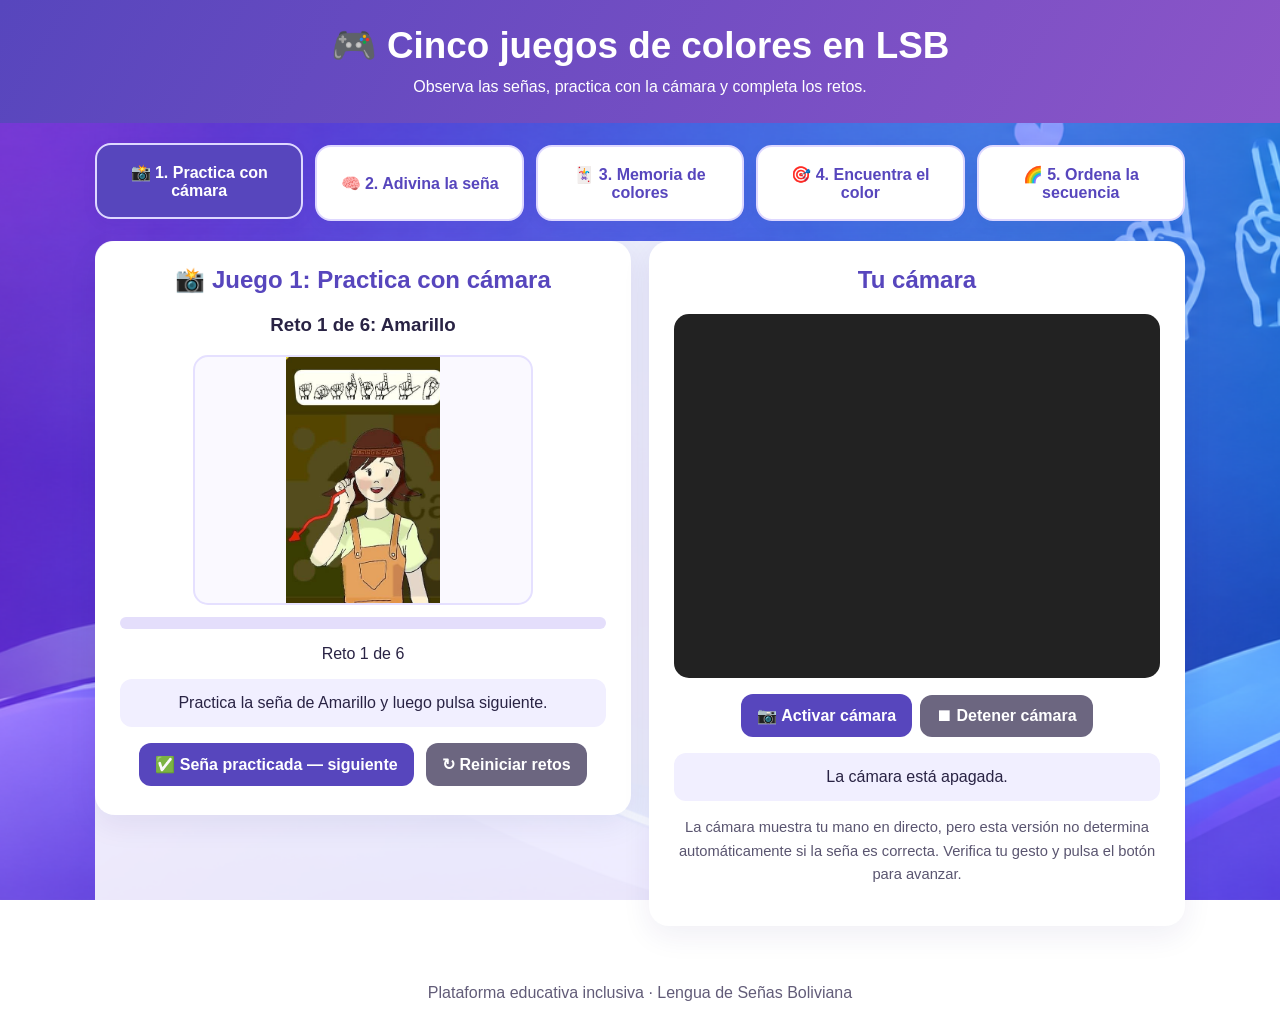
<file: juegos/colores.html>
<!DOCTYPE html>
<html lang="es">
<head>
<meta charset="UTF-8">
<meta name="viewport" content="width=device-width, initial-scale=1">
<title>5 Juegos de Colores - LSB</title>
<style>
:root{--m:#5746bd;--m2:#7968e8;--t:#292344;--bg:#f5f3ff}
*{box-sizing:border-box}
body{margin:0;font-family:Arial,Helvetica,sans-serif;color:var(--t);background:linear-gradient(135deg,#f5f3ff,#e9f7ff);min-height:100vh}
header{text-align:center;padding:24px 15px;color:#fff;background:linear-gradient(120deg,var(--m),#8c55c8)}
header h1{margin:0 0 8px;font-size:clamp(1.5rem,4vw,2.3rem)}header p{margin:0;line-height:1.5}
main{max-width:1120px;margin:auto;padding:22px 15px 40px}
.menu-juegos{display:grid;grid-template-columns:repeat(auto-fit,minmax(155px,1fr));gap:12px;margin-bottom:20px}
.menu-juegos button{min-height:76px;background:#fff;color:var(--m);border:2px solid #ded8ff;border-radius:16px;font-size:1rem;font-weight:bold;padding:12px;cursor:pointer;box-shadow:0 5px 15px #30236e0d;transition:.2s}
.menu-juegos button:hover,.menu-juegos button.activo{background:var(--m);color:#fff;transform:translateY(-2px)}
.panel{background:#fff;padding:clamp(15px,3vw,25px);border-radius:20px;box-shadow:0 10px 30px #30236e12}
.juego{display:none;animation:entrada .3s}.juego.activo{display:block}
@keyframes entrada{from{opacity:0;transform:translateY(8px)}to{opacity:1;transform:translateY(0)}}
h2{color:var(--m);text-align:center;margin-top:0}h3{text-align:center}
button.accion{border:0;border-radius:12px;padding:12px 16px;margin:4px;background:var(--m);color:white;font-weight:bold;font-size:1rem;cursor:pointer;transition:.18s}
button.accion:hover{background:var(--m2);transform:translateY(-1px)}
button.sec{background:#6c6680}
.imagen{width:100%;max-width:340px;height:250px;object-fit:contain;background:#faf9ff;border:2px solid #e5e0ff;border-radius:15px;display:block;margin:12px auto}
.layout{display:grid;grid-template-columns:repeat(auto-fit,minmax(min(100%,300px),1fr));gap:18px;align-items:start}
video{width:100%;max-width:500px;aspect-ratio:4/3;object-fit:cover;background:#222;border-radius:15px;display:block;margin:12px auto}
.centro{text-align:center}.mensaje{padding:12px;border-radius:12px;background:#f1efff;margin:12px 0;line-height:1.5;text-align:center}.ok{background:#e7f8ed;color:#14532d}.error{background:#fff0ef;color:#8f1d16}
.progreso{height:12px;background:#e4defb;border-radius:99px;overflow:hidden;margin:12px 0}.progreso div{height:100%;width:0;background:linear-gradient(90deg,#7968e8,#20b879);transition:width .3s}
.opciones{display:flex;flex-wrap:wrap;gap:8px;justify-content:center}.nota{font-size:.92rem;line-height:1.6;color:#5a5570}
.tarjetas-memoria{display:grid;grid-template-columns:repeat(3,minmax(0,1fr));gap:10px;max-width:700px;margin:15px auto}
.carta{min-height:125px;border:2px solid #ded8ff;border-radius:14px;background:#f8f6ff;color:var(--t);font-weight:bold;padding:8px;display:flex;flex-direction:column;align-items:center;justify-content:center;cursor:pointer}
.carta img{width:100%;height:78px;object-fit:contain}.carta.oculta{background:linear-gradient(135deg,#5746bd,#8c55c8);color:white}.carta.oculta img,.carta.oculta span{visibility:hidden}
select{padding:10px;border:1px solid #d6cff6;border-radius:10px;font-size:1rem}
footer{text-align:center;padding:18px;color:#625c78}
@media(max-width:560px){video{aspect-ratio:3/4}.imagen{height:220px}.tarjetas-memoria{grid-template-columns:repeat(2,minmax(0,1fr))}.carta{min-height:115px}}

/* Fondo para todo el juego */
body {
    background-image: url("imagenes/fondomenu.png");
    background-size: cover;
    background-position: center;
    background-repeat: no-repeat;
    background-attachment: fixed;
    min-height: 100vh;
}

/* Paneles de los cinco juegos */
.game,
.juego,
.contenedor-juego {
    background-color: rgba(255, 255, 255, 0.88);
    border-radius: 18px;
}

</style>
</head>
<body>
<header>
<h1>🎮 Cinco juegos de colores en LSB</h1>
<p>Observa las señas, practica con la cámara y completa los retos.</p>
</header>
<main>
<div class="menu-juegos" aria-label="Elegir juego">
<button class="activo" onclick="abrirJuego('camara',this)">📸 1. Practica con cámara</button>
<button onclick="abrirJuego('adivina',this)">🧠 2. Adivina la seña</button>
<button onclick="abrirJuego('memoria',this)">🃏 3. Memoria de colores</button>
<button onclick="abrirJuego('encuentra',this)">🎯 4. Encuentra el color</button>
<button onclick="abrirJuego('secuencia',this)">🌈 5. Ordena la secuencia</button>
</div>

<section id="camara" class="juego activo">
<div class="layout">
<div class="panel centro">
<h2>📸 Juego 1: Practica con cámara</h2>
<h3 id="camTitulo">Reto 1 de 6: Amarillo</h3>
<img id="camImagen" class="imagen" src="imagenes/colores/amarillo.jpeg" alt="Seña de amarillo">
<div class="progreso"><div id="camBarra"></div></div><p id="camContador">Reto 1 de 6</p>
<div id="camEstado" class="mensaje">Practica la seña que aparece en la imagen.</div>
<button class="accion" onclick="siguienteCamara()">✅ Seña practicada — siguiente</button>
<button class="accion sec" onclick="reiniciarCamara()">↻ Reiniciar retos</button>
</div>
<div class="panel centro">
<h2>Tu cámara</h2><video id="video" autoplay muted playsinline></video>
<button class="accion" onclick="activarCamara()">📷 Activar cámara</button><button class="accion sec" onclick="detenerCamara()">⏹ Detener cámara</button>
<div id="estadoCamara" class="mensaje">La cámara está apagada.</div>
<p class="nota">La cámara muestra tu mano en directo, pero esta versión no determina automáticamente si la seña es correcta. Verifica tu gesto y pulsa el botón para avanzar.</p>
</div>
</div>
</section>

<section id="adivina" class="juego">
<div class="panel centro"><h2>🧠 Juego 2: Adivina la seña</h2><p>Observa la imagen y elige el nombre del color.</p>
<img id="adImagen" class="imagen" src="imagenes/colores/amarillo.jpeg" alt="Seña para adivinar">
<div id="adOpciones" class="opciones"></div><div id="adEstado" class="mensaje">¡Elige una respuesta!</div>
<button class="accion" onclick="nuevaAdivinanza()">Otra pregunta ➜</button></div>
</section>

<section id="memoria" class="juego">
<div class="panel centro"><h2>🃏 Juego 3: Memoria de colores</h2><p>Encuentra las parejas: una tarjeta muestra la seña y otra el nombre del color.</p>
<p id="memEstado" class="mensaje">Encuentra las seis parejas.</p><div id="tableroMemoria" class="tarjetas-memoria"></div>
<button class="accion" onclick="iniciarMemoria()">↻ Volver a mezclar</button></div>
</section>

<section id="encuentra" class="juego">
<div class="panel centro"><h2>🎯 Juego 4: Encuentra el color</h2><p id="enunciadoEncuentra">Busca la seña de Amarillo entre las imágenes.</p>
<div id="opcionesEncuentra" class="opciones"></div><div id="encEstado" class="mensaje">Selecciona la imagen correcta.</div>
<button class="accion" onclick="nuevaBusqueda()">Nuevo reto ➜</button></div>
</section>

<section id="secuencia" class="juego">
<div class="panel centro"><h2>🌈 Juego 5: Ordena la secuencia</h2><p>Memoriza la secuencia de colores que aparece y luego repítela en el mismo orden.</p>
<div id="seqVista" class="mensaje">Pulsa “Mostrar secuencia” para empezar.</div>
<div id="seqOpciones" class="opciones"></div><div id="seqEstado" class="mensaje">Secuencia: 0 de 4</div>
<button class="accion" onclick="iniciarSecuencia()">Mostrar secuencia</button><button class="accion sec" onclick="reiniciarSecuencia()">Reiniciar</button></div>
</section>
</main>
<footer>Plataforma educativa inclusiva · Lengua de Señas Boliviana</footer>
<script>
const colores=[
{nombre:"Amarillo",archivo:"imagenes/colores/amarillo.jpeg",emoji:"🟡"},
{nombre:"Azul",archivo:"imagenes/colores/azul.jpeg",emoji:"🔵"},
{nombre:"Morado",archivo:"imagenes/colores/morado.jpeg",emoji:"🟣"},
{nombre:"Naranja",archivo:"imagenes/colores/naranja.jpeg",emoji:"🟠"},
{nombre:"Rojo",archivo:"imagenes/colores/rojo.jpeg",emoji:"🔴"},
{nombre:"Verde",archivo:"imagenes/colores/verde.jpeg",emoji:"🟢"}
];
let camIndice=0,flujoCamara=null,adCorrecta=null,enCorrecto=null,memPrimera=null,memBloqueo=false,memParejas=0,seq=[],seqUsuario=[],seqBloqueado=false;
function abrirJuego(id,boton){document.querySelectorAll(".juego").forEach(x=>x.classList.remove("activo"));document.getElementById(id).classList.add("activo");document.querySelectorAll(".menu-juegos button").forEach(x=>x.classList.remove("activo"));if(boton)boton.classList.add("activo");}
function mostrarCamaraReto(){const titulo=document.getElementById("camTitulo"),img=document.getElementById("camImagen"),estado=document.getElementById("camEstado");document.getElementById("camBarra").style.width=(camIndice/colores.length*100)+"%";if(camIndice>=colores.length){titulo.textContent="🎉 ¡Terminaste los seis retos!";img.style.display="none";document.getElementById("camContador").textContent="6 de 6 completados";document.getElementById("camBarra").style.width="100%";estado.className="mensaje ok";estado.textContent="¡Excelente! Practicaste todos los colores.";return;}const c=colores[camIndice];titulo.textContent=`Reto ${camIndice+1} de ${colores.length}: ${c.nombre}`;img.style.display="block";img.src=c.archivo;img.alt="Seña de "+c.nombre;img.onerror=()=>{estado.className="mensaje error";estado.textContent="No se encontró "+c.archivo+". Revisa el nombre y la carpeta.";};document.getElementById("camContador").textContent=`Reto ${camIndice+1} de ${colores.length}`;estado.className="mensaje";estado.textContent="Practica la seña de "+c.nombre+" y luego pulsa siguiente."}
function siguienteCamara(){if(camIndice>=colores.length)camIndice=0;else camIndice++;mostrarCamaraReto()}
function reiniciarCamara(){camIndice=0;mostrarCamaraReto()}
async function activarCamara(){const v=document.getElementById("video"),s=document.getElementById("estadoCamara");if(!navigator.mediaDevices||!navigator.mediaDevices.getUserMedia){s.className="mensaje error";s.textContent="Abre el archivo con VS Code Live Server o HTTPS para permitir la cámara.";return}try{detenerCamara();flujoCamara=await navigator.mediaDevices.getUserMedia({video:{facingMode:"user"},audio:false});v.srcObject=flujoCamara;await v.play();s.className="mensaje ok";s.textContent="Cámara activada. Practica mirando la imagen de referencia."}catch(e){s.className="mensaje error";s.textContent="No se pudo activar. Revisa los permisos de cámara del navegador."}}
function detenerCamara(){if(flujoCamara){flujoCamara.getTracks().forEach(t=>t.stop());flujoCamara=null}const v=document.getElementById("video");if(v)v.srcObject=null;const s=document.getElementById("estadoCamara");if(s){s.className="mensaje";s.textContent="La cámara está apagada."}}
function barajar(arr){return [...arr].sort(()=>Math.random()-.5)}
function nuevaAdivinanza(){adCorrecta=colores[Math.floor(Math.random()*colores.length)];const img=document.getElementById("adImagen");img.src=adCorrecta.archivo;img.alt="Seña para adivinar";const ops=barajar(colores).slice(0,4);if(!ops.some(c=>c.nombre===adCorrecta.nombre))ops[0]=adCorrecta;const box=document.getElementById("adOpciones");box.innerHTML="";barajar(ops).forEach(c=>{const b=document.createElement("button");b.className="accion";b.textContent=c.nombre;b.onclick=()=>{const s=document.getElementById("adEstado");if(c.nombre===adCorrecta.nombre){s.className="mensaje ok";s.textContent="¡Correcto! Es "+c.nombre+"."}else{s.className="mensaje error";s.textContent="No es ese color. Inténtalo otra vez."}};box.appendChild(b)});const s=document.getElementById("adEstado");s.className="mensaje";s.textContent="¿Qué color es?"}
function iniciarMemoria(){const items=[];colores.forEach((c,i)=>{items.push({id:c.nombre+"-img",nombre:c.nombre,archivo:c.archivo,pareja:c.nombre,imagen:true});items.push({id:c.nombre+"-txt",nombre:c.nombre,pareja:c.nombre,imagen:false})});const mezclados=barajar(items);const box=document.getElementById("tableroMemoria");box.innerHTML="";memPrimera=null;memBloqueo=false;memParejas=0;document.getElementById("memEstado").className="mensaje";document.getElementById("memEstado").textContent="Encuentra las seis parejas.";mezclados.forEach(item=>{const b=document.createElement("button");b.className="carta oculta";b.dataset.pareja=item.pareja;b.dataset.id=item.id;if(item.imagen){const im=document.createElement("img");im.src=item.archivo;im.alt="Seña de "+item.nombre;b.appendChild(im)}else{const sp=document.createElement("span");sp.textContent=item.nombre;b.appendChild(sp)}b.onclick=()=>voltearCarta(b);box.appendChild(b)})}
function voltearCarta(b){if(memBloqueo||!b.classList.contains("oculta"))return;b.classList.remove("oculta");if(!memPrimera){memPrimera=b;return}if(memPrimera.dataset.pareja===b.dataset.pareja&&memPrimera.dataset.id!==b.dataset.id){memPrimera.disabled=true;b.disabled=true;memPrimera=null;memParejas++;document.getElementById("memEstado").className="mensaje ok";document.getElementById("memEstado").textContent=memParejas===6?"🎉 ¡Encontraste todas las parejas!":"¡Pareja encontrada! "+memParejas+" de 6.";if(memParejas===6)document.getElementById("memEstado").textContent="🎉 ¡Ganaste! Encontraste todas las parejas."}else{memBloqueo=true;const anterior=memPrimera;memPrimera=null;setTimeout(()=>{anterior.classList.add("oculta");b.classList.add("oculta");memBloqueo=false},800)}}
function nuevaBusqueda(){enCorrecto=colores[Math.floor(Math.random()*colores.length)];document.getElementById("enunciadoEncuentra").textContent="Encuentra la imagen de la seña: "+enCorrecto.nombre;const ops=barajar(colores).slice(0,3);if(!ops.some(c=>c.nombre===enCorrecto.nombre))ops[0]=enCorrecto;const box=document.getElementById("opcionesEncuentra");box.innerHTML="";barajar(ops).forEach(c=>{const b=document.createElement("button");b.className="carta";const im=document.createElement("img");im.src=c.archivo;im.alt="Seña de "+c.nombre;const sp=document.createElement("span");sp.textContent="Elegir imagen";b.append(im,sp);b.onclick=()=>{const s=document.getElementById("encEstado");if(c.nombre===enCorrecto.nombre){s.className="mensaje ok";s.textContent="¡Muy bien! Encontraste "+c.nombre+"."}else{s.className="mensaje error";s.textContent="Todavía no. Vuelve a observar las señas."}};box.appendChild(b)});const s=document.getElementById("encEstado");s.className="mensaje";s.textContent="Selecciona la imagen correcta."}
function iniciarSecuencia(){seq=Array.from({length:4},()=>colores[Math.floor(Math.random()*colores.length)]);seqUsuario=[];seqBloqueado=true;document.getElementById("seqVista").textContent=seq.map(c=>c.emoji+" "+c.nombre).join("  →  ");document.getElementById("seqEstado").textContent="Memoriza los cuatro colores…";document.getElementById("seqOpciones").innerHTML="";setTimeout(()=>{document.getElementById("seqVista").textContent="Ahora repite el orden tocando los colores.";crearOpcionesSecuencia();seqBloqueado=false;actualizarSecuencia()},2200)}
function crearOpcionesSecuencia(){const box=document.getElementById("seqOpciones");box.innerHTML="";barajar(colores).forEach(c=>{const b=document.createElement("button");b.className="accion";b.textContent=c.emoji+" "+c.nombre;b.onclick=()=>seleccionarSecuencia(c);box.appendChild(b)})}
function seleccionarSecuencia(c){if(seqBloqueado||seqUsuario.length>=seq.length)return;const pos=seqUsuario.length;seqUsuario.push(c);if(seq[pos].nombre!==c.nombre){document.getElementById("seqEstado").className="mensaje error";document.getElementById("seqEstado").textContent="Ese no era el siguiente color. Pulsa “Mostrar secuencia” para intentarlo otra vez.";seqBloqueado=true;return}actualizarSecuencia();if(seqUsuario.length===seq.length){document.getElementById("seqEstado").className="mensaje ok";document.getElementById("seqEstado").textContent="🎉 ¡Perfecto! Repetiste toda la secuencia.";seqBloqueado=true}}
function actualizarSecuencia(){const s=document.getElementById("seqEstado");s.className="mensaje";s.textContent="Secuencia: "+seqUsuario.length+" de "+seq.length+" correctos."}
function reiniciarSecuencia(){seq=[];seqUsuario=[];seqBloqueado=false;document.getElementById("seqVista").textContent="Pulsa “Mostrar secuencia” para empezar.";document.getElementById("seqEstado").className="mensaje";document.getElementById("seqEstado").textContent="Secuencia: 0 de 4";document.getElementById("seqOpciones").innerHTML=""}
window.addEventListener("beforeunload",()=>{if(flujoCamara)flujoCamara.getTracks().forEach(t=>t.stop())});
mostrarCamaraReto();nuevaAdivinanza();iniciarMemoria();nuevaBusqueda();
</script>
</body>
</html>
</file>
<file: estilo.css>
* {
    margin: 0;
    padding: 0;
    box-sizing: border-box;
}

body {
    font-family: Arial, sans-serif;
    background: #f4f5fb;
    color: #25253a;
}

/* ================= HEADER ================= */

header {
    width: 100%;
    background: linear-gradient(90deg, #4527a0, #1976d2);
    padding: 12px 25px;
    display: flex;
    align-items: center;
    justify-content: space-between;
    position: sticky;
    top: 0;
    z-index: 1000;
    box-shadow: 0 4px 15px rgba(0,0,0,.20);
}

.logo {
    display: flex;
    align-items: center;
    gap: 10px;
    color: white;
    font-size: 19px;
    font-weight: bold;
}

.logo img {
    width: 48px;
    height: 48px;
    object-fit: contain;
    border-radius: 50%;
    background: white;
}

nav {
    display: flex;
    align-items: center;
    gap: 3px;
}

nav > a,
.menu-btn {
    color: white;
    text-decoration: none;
    background: none;
    border: none;
    padding: 12px 9px;
    font-size: 14px;
    cursor: pointer;
    font-weight: normal;
}

nav > a:hover,
.menu-btn:hover {
    background: rgba(255,255,255,.18);
    border-radius: 8px;
}


/* ================= MENU ================= */

.menu {
    position: relative;
}

.dropdown {
    position: absolute;
    top: 100%;
    left: 0;
    width: 270px;
    background: white;
    border-radius: 0 0 12px 12px;
    box-shadow: 0 8px 25px rgba(0,0,0,.20);
    display: none;
    overflow: visible;
}

.dropdown.mostrar {
    display: block;
}

.dropdown a {
    color: #333;
    text-decoration: none;
    display: block;
    padding: 12px 15px;
    font-size: 14px;
}

.dropdown a:hover {
    background: #eeeaff;
    color: #4527a0;
}

.grande {
    width: 260px;
}

.submenu-item {
    position: relative;
}

.submenu-item > button {
    width: 100%;
    text-align: left;
    padding: 12px 15px;
    border: none;
    background: white;
    cursor: pointer;
    font-size: 14px;
}

.submenu-item > button:hover {
    background: #eeeaff;
    color: #4527a0;
}

.subdropdown {
    position: absolute;
    left: 100%;
    top: 0;
    width: 180px;
    background: white;
    box-shadow: 5px 8px 20px rgba(0,0,0,.20);
    border-radius: 10px;
    display: none;
    overflow: hidden;
}

.subdropdown.mostrar {
    display: block;
}


/* ================= SECCIONES ================= */

.seccion {
    display: none;
    min-height: 75vh;
}

#inicio {
    display: flex;
}


/* ============================== 
   SECCIÓN INICIO 
================================ */ 

.inicio { 
    min-height: 85vh; 
    padding: 50px 7%; 

    display: flex ; 
    flex-direction: row ;
    flex-wrap: nowrap;

    align-items: center; 
    justify-content: space-between; 
    gap: 60px; 

    background: linear-gradient( 
        135deg, 
        #f5f2ff 0%, 
        #e9edff 50%, 
        #f8f6ff 100% 
    ); 

    overflow: hidden; 
    box-sizing: border-box;
} 


/* ============================== 
   TEXTO 
================================ */ 

.hero-text { 
    width: 52% !important; 
    max-width: 650px; 
    flex-shrink: 0;
    z-index: 2; 
} 


.hero-text > span { 
    display: inline-block; 
    margin-bottom: 20px; 
    padding: 10px 18px; 

    color: #4a299c; 
    background: #ffffff; 
    border-radius: 30px; 

    font-size: 15px; 
    font-weight: bold; 

    box-shadow: 0 5px 18px rgba(65, 40, 140, 0.12); 
} 


.hero-text h1 { 
    margin: 0 0 20px; 
    font-size: 60px; 
    line-height: 1.1; 
    color: #321477; 
    font-weight: 800; 
} 


.hero-text p { 
    margin-bottom: 30px; 
    font-size: 18px; 
    line-height: 1.7; 
    color: #4c4960; 
} 


/* ============================== 
   BOTONES 
================================ */ 

.botones { 
    display: flex; 
    gap: 15px; 
    flex-wrap: wrap; 
} 


.botones button { 
    border: none; 
    padding: 15px 24px; 
    border-radius: 30px; 

    background: linear-gradient( 
        135deg, 
        #4925a5, 
        #7041d1 
    ); 

    color: white; 
    font-size: 15px; 
    font-weight: bold; 
    cursor: pointer; 

    box-shadow: 0 8px 20px rgba(73, 37, 165, 0.25); 
    transition: all 0.3s ease; 
} 


.botones button:hover { 
    transform: translateY(-4px); 
    box-shadow: 0 12px 25px rgba(73, 37, 165, 0.35); 
} 


/* ============================== 
   IMAGEN 
================================ */ 

.hero-imagen { 
    width: 45% !important; 
    flex-shrink: 0;

    display: flex !important; 
    justify-content: center; 
    align-items: center; 

    position: relative; 
} 


/* Círculo decorativo detrás */ 

.hero-imagen::before { 
    content: ""; 

    position: absolute; 
    width: 390px; 
    height: 390px; 

    background: #d9d0ff; 
    border-radius: 50%; 

    right: 10px; 
    top: 50%; 

    transform: translateY(-50%); 

    opacity: 0.7; 
    z-index: 0; 
} 


/* Imagen */ 

.hero-imagen img { 
    position: relative; 
    z-index: 1; 

    width: 100%; 
    max-width: 520px; 
    height: 390px; 

    object-fit: cover; 
    border-radius: 30px; 
    border: 6px solid white; 

    box-shadow: 
        0 20px 45px rgba(48, 27, 110, 0.25); 

    transition: transform 0.4s ease; 
} 


.hero-imagen img:hover { 
    transform: scale(1.03); 
} 


/* ================= CONTENIDO ================= */ 

.contenido { 
    padding: 60px 8%; 
} 
 
.contenido h2 { 
    text-align: center; 
    font-size: 34px; 
    color: #4527a0; 
    margin-bottom: 30px; 
} 
 
.descripcion { 
    text-align: center; 
    font-size: 18px; 
    margin-bottom: 30px; 
}

/* ================= CONTENIDO ================= */

.contenido {
    padding: 60px 8%;
}

.contenido h2 {
    text-align: center;
    font-size: 34px;
    color: #4527a0;
    margin-bottom: 30px;
}

.descripcion {
    text-align: center;
    font-size: 18px;
    margin-bottom: 30px;
}


/* ================= TARJETAS ================= */

.tarjetas {
    display: grid;
    grid-template-columns: repeat(auto-fit, minmax(220px, 1fr));
    gap: 25px;
}

.card {
    background: white;
    border-radius: 18px;
    overflow: hidden;
    box-shadow: 0 5px 18px rgba(0,0,0,.12);
    transition: .3s;
}

.card:hover {
    transform: translateY(-7px);
}

.card img {
    width: 100%;
    height: 190px;
    object-fit: cover;
}

.card h3,
.card p {
    padding: 10px 18px;
}

.card p {
    line-height: 1.6;
}


/* ================= INFORMACIÓN ================= */

.tarjeta-info {
    background: white;
    padding: 25px;
    border-radius: 20px;
    display: flex;
    align-items: center;
    gap: 30px;
    box-shadow: 0 5px 20px rgba(0,0,0,.10);
}

.tarjeta-info img {
    width: 40%;
    max-height: 320px;
    object-fit: cover;
    border-radius: 15px;
}

.tarjeta-info p {
    line-height: 1.7;
    margin-bottom: 15px;
}

.info-imagenes {
    display: flex;
    justify-content: center;
    gap: 25px;
    margin-top: 30px;
}

.info-imagenes img {
    width: 230px;
    height: 170px;
    object-fit: contain;
    background: white;
    border-radius: 15px;
    padding: 10px;
    box-shadow: 0 5px 15px rgba(0,0,0,.10);
}


/* ================= IMPORTANCIA ================= */

.importancia {
    max-width: 1000px;
    margin: auto;
    background: white;
    padding: 30px;
    border-radius: 20px;
    display: flex;
    align-items: center;
    gap: 35px;
    box-shadow: 0 5px 20px rgba(0,0,0,.10);
}

.importancia img {
    width: 45%;
    max-height: 350px;
    object-fit: contain;
}

.importancia p {
    line-height: 1.8;
    margin-bottom: 15px;
}


/* ================= ABECEDARIO ================= */
.abecedario-grid {
    display: grid;
    grid-template-columns: repeat(4, 1fr);
    gap: 25px;
    max-width: 1100px;
    margin: 30px auto;
    padding: 10px;
}

.letra-card {
    background: white;
    border-radius: 20px;
    padding: 15px;
    text-align: center;
    box-shadow: 0 6px 18px rgba(0, 0, 0, 0.12);
    transition: 0.3s ease;
    border: 2px solid #eeeeee;
}

.letra-card:hover {
    transform: translateY(-8px);
    box-shadow: 0 12px 25px rgba(0, 0, 0, 0.18);
}

.letra-card img {
    width: 100%;
    height: 170px;
    object-fit: contain;
    border-radius: 15px;
}

.letra-card h3 {
    margin: 12px 0 5px;
    font-size: 30px;
    color: #4527a0;
}

/* Celulares */
@media (max-width: 700px) {
    .abecedario-grid {
        grid-template-columns: repeat(2, 1fr);
        gap: 15px;
    }

    .letra-card img {
        height: 140px;
    }
}

/* Pantallas pequeñas */
@media (max-width: 400px) {
    .abecedario-grid {
        grid-template-columns: 1fr;
    }
}
.letras {
    max-width: 900px;
    margin: auto;
    display: grid;
    grid-template-columns: repeat(7, 1fr);
    gap: 15px;
}

.letras div {
    height: 90px;
    background: white;
    border-radius: 15px;
    display: flex;
    justify-content: center;
    align-items: center;
    font-size: 35px;
    font-weight: bold;
    color: #4527a0;
    box-shadow: 0 4px 12px rgba(0,0,0,.10);
    transition: .3s;
}

.letras div:hover {
    transform: scale(1.08);
}


/* ================= NÚMEROS ================= */

.numeros {
    max-width: 800px;
    margin: auto;
    display: grid;
    grid-template-columns: repeat(5, 1fr);
    gap: 20px;
}

.numeros div {
    background: white;
    padding: 25px;
    border-radius: 18px;
    text-align: center;
    font-size: 38px;
    font-weight: bold;
    box-shadow: 0 5px 15px rgba(0,0,0,.10);
}

.numeros strong {
    display: block;
    font-size: 16px;
    margin-top: 10px;
}


/* ================= COLORES ================= */

.colores {
    max-width: 800px;
    margin: auto;
    display: grid;
    grid-template-columns: repeat(3, 1fr);
    gap: 20px;
}

.color {
    padding: 50px 20px;
    border-radius: 18px;
    text-align: center;
    font-size: 20px;
    font-weight: bold;
}

.rojo {
    background: #ffb3b3;
}

.azul {
    background: #b3d9ff;
}

.verde {
    background: #b9efc1;
}

.amarillo {
    background: #fff0a8;
}

.naranja {
    background: #ffd0a3;
}

.morado {
    background: #d8b8ff;
}


/* ================= VOCABULARIO ================= */

.vocabulario {
    display: grid;
    grid-template-columns: repeat(auto-fit, minmax(170px, 1fr));
    gap: 20px;
}

.vocabulario div {
    background: white;
    padding: 35px 15px;
    border-radius: 18px;
    text-align: center;
    font-size: 45px;
    box-shadow: 0 5px 15px rgba(0,0,0,.10);
}

.vocabulario strong {
    display: block;
    font-size: 18px;
    margin-top: 10px;
}


/* ================= FRASES ================= */

.frases {
    max-width: 900px;
    margin: auto;
    display: grid;
    grid-template-columns: repeat(3, 1fr);
    gap: 20px;
}

.frases div {
    background: white;
    padding: 30px;
    border-radius: 18px;
    text-align: center;
    font-size: 19px;
    font-weight: bold;
    box-shadow: 0 5px 15px rgba(0,0,0,.10);
}


/* ================= VIDEOS ================= */

.video-box {
    max-width: 850px;
    margin: auto;
    background: #111;
    padding: 15px;
    border-radius: 20px;
    box-shadow: 0 10px 30px rgba(0,0,0,.25);
}

.video-box video {
    width: 100%;
    display: block;
    border-radius: 12px;
}

.sin-video {
    max-width: 700px;
    margin: auto;
    background: white;
    padding: 50px;
    text-align: center;
    border-radius: 20px;
    box-shadow: 0 5px 15px rgba(0,0,0,.10);
}

.sin-video span {
    font-size: 60px;
}


/* ================= JUEGOS ================= */

.juego,
.juego-principal {
    max-width: 650px;
    margin: auto;
    background: white;
    padding: 40px;
    border-radius: 20px;
    text-align: center;
    box-shadow: 0 7px 25px rgba(0,0,0,.15);
}

.juego h3,
.juego-principal h3 {
    color: #4527a0;
    margin-bottom: 20px;
}

#letraJuego,
#numeroJuego {
    font-size: 80px;
    font-weight: bold;
    color: #4527a0;
    margin: 25px;
}

#resultadoLetra,
#resultadoNumero,
#resultadoColor,
#resultadoSaludo,
#resultadoFamilia,
#resultadoEmocion,
#resultadoEscuela,
#resultadoFrase {
    margin-top: 20px;
    font-size: 19px;
    font-weight: bold;
}

.botones-juego {
    display: flex;
    flex-wrap: wrap;
    justify-content: center;
    gap: 12px;
    margin-top: 25px;
}


/* ================= GALERÍA ================= */

.galeria {
    display: grid;
    grid-template-columns: repeat(auto-fit, minmax(220px, 1fr));
    gap: 20px;
}

.galeria img {
    width: 100%;
    height: 220px;
    object-fit: cover;
    border-radius: 18px;
    box-shadow: 0 5px 15px rgba(0,0,0,.15);
    transition: .3s;
}

.galeria img:hover {
    transform: scale(1.04);
}


/* ================= FORMULARIO ================= */

form {
    max-width: 600px;
    margin: auto;
    display: flex;
    flex-direction: column;
    gap: 15px;
}

input,
textarea {
    padding: 15px;
    border: 1px solid #ccc;
    border-radius: 10px;
    font-family: Arial;
}

textarea {
    min-height: 150px;
    resize: vertical;
}


/* ================= FOOTER ================= */

footer {
    background: #211047;
    color: white;
    text-align: center;
    padding: 25px;
    line-height: 1.8;
}


/* ================= RESPONSIVE ================= */
@media(max-width: 1100px) {

    header {
        flex-direction: column;
        gap: 10px;
    }

    nav {
        flex-wrap: wrap;
        justify-content: center;
    }

    /* INICIO SIEMPRE DE LADO */
   /* INICIO SIEMPRE DE LADO */
.inicio {
    display: flex !important;
    flex-direction: row !important;
    flex-wrap: nowrap !important;
    align-items: center !important;
    justify-content: space-between !important;
    gap: 30px !important;
}

.hero-text {
    width: 50% !important;
    flex-shrink: 0 !important;
    text-align: left !important;
}

.hero-imagen {
    width: 50% !important;
    flex-shrink: 0 !important;
    display: flex !important;
    justify-content: center !important;
    align-items: center !important;
}

}

@media(max-width: 700px) {

    .tarjeta-info,
    .importancia {
        flex-direction: column;
    }

    .tarjeta-info img,
    .importancia img {
        width: 100%;
    }

    .letras {
        grid-template-columns: repeat(4, 1fr);
    }

    .numeros {
        grid-template-columns: repeat(2, 1fr);
    }

    .colores,
    .frases {
        grid-template-columns: 1fr;
    }

    .dropdown {
        position: absolute;
    }

    .subdropdown {
        position: static;
        width: 100%;
    }
.btn-abrir-juego {
    display: inline-block;
    background-color: #28a745;
    color: white;
    padding: 12px 24px;
    text-decoration: none;
    font-size: 1.1em;
    font-weight: bold;
    border-radius: 8px;
    margin: 15px 0;
    transition: background-color 0.3s;
}

.btn-abrir-juego:hover {
    background-color: #218838;
}
}/* BOTONES DE JUEGOS */
#numeros-juegos .contenedor-enlaces {
    display: flex !important;
    justify-content: center !important;
    align-items: center !important;
    gap: 25px !important;
    flex-wrap: wrap !important;
    margin-top: 30px !important;
}

#numeros-juegos .btn-abrir-juego {
    display: inline-flex !important;
    align-items: center !important;
    justify-content: center !important;
    width: 280px !important;
    min-height: 60px !important;
    padding: 15px 20px !important;

    background: linear-gradient(135deg, #4b2ca3, #2377d8) !important;
    color: white !important;

    border: none !important;
    border-radius: 15px !important;

    font-size: 18px !important;
    font-weight: bold !important;
    text-decoration: none !important;

    cursor: pointer !important;

    box-shadow: 0 5px 15px rgba(0,0,0,0.25) !important;

    transition: 0.3s !important;
}

#numeros-juegos .btn-abrir-juego:hover {
    transform: translateY(-5px) !important;
    box-shadow: 0 10px 20px rgba(0,0,0,0.30) !important;
}
/* ===== ZONA DE JUEGOS DE NÚMEROS ===== */

#numeros-juegos {
    text-align: center;
    padding: 40px 20px;
}

#numeros-juegos h2 {
    color: #4527a0;
    font-size: 36px;
    margin-bottom: 30px;
}

.zona-juegos-numeros {
    width: 90%;
    max-width: 650px;
    margin: auto;
    background: white;
    padding: 40px 25px;
    border-radius: 20px;
    box-shadow: 0 8px 25px rgba(0,0,0,0.12);
    box-sizing: border-box;
}

.zona-juegos-numeros h3 {
    color: #4527a0;
    font-size: 20px;
    margin-bottom: 20px;
}

.zona-juegos-numeros p {
    font-size: 16px;
    margin-bottom: 60px;
}

.botones-juegos {
    display: flex;
    justify-content: center;
    align-items: center;
    gap: 15px;
    flex-wrap: wrap;
}

.botones-juegos button {
    background: #4b2ca3 !important;
    color: white !important;

    border: 2px solid #4b2ca3 !important;
    border-radius: 25px !important;

    padding: 14px 25px !important;

    min-width: 220px;
    min-height: 50px;

    font-size: 16px !important;
    font-weight: bold !important;

    cursor: pointer !important;

    box-shadow: 0 4px 8px rgba(0,0,0,0.15);

    transition: all 0.3s ease;
}

.botones-juegos button:hover {
    background: #5e35b1 !important;
    border-color: #5e35b1 !important;
    transform: translateY(-3px);
    box-shadow: 0 7px 15px rgba(0,0,0,0.20);
}
#abecedario-juegos {
    text-align: center;
    padding: 40px 20px;
}

#abecedario-juegos h2 {
    color: #4527a0;
    font-size: 36px;
    margin-bottom: 30px;
}

.seccion-juego {
    width: 90%;
    max-width: 650px;
    margin: auto;
    background: white;
    padding: 40px 25px;
    border-radius: 20px;
    box-shadow: 0 8px 25px rgba(0,0,0,0.12);
    box-sizing: border-box;
}

.seccion-juego p {
    font-size: 17px;
    color: #555;
    margin-bottom: 40px;
}

/* BOTÓN DEL ABECEDARIO */
.boton-juego {
    display: inline-flex;
    justify-content: center;
    align-items: center;

    background: #4b2ca3;
    color: white !important;

    text-decoration: none;

    border: 2px solid #4b2ca3;
    border-radius: 25px;

    padding: 14px 25px;

    min-width: 220px;
    min-height: 50px;

    font-size: 16px;
    font-weight: bold;

    cursor: pointer;

    box-shadow: 0 4px 8px rgba(0,0,0,0.15);

    transition: all 0.3s ease;
}

.boton-juego:hover {
    background: #5e35b1;
    border-color: #5e35b1;
    transform: translateY(-3px);
    box-shadow: 0 7px 15px rgba(0,0,0,0.20);
}
.boton-abecedario {
    display: block !important;
    visibility: visible !important;
    opacity: 1 !important;

    width: 250px !important;
    height: 60px !important;

    margin: 30px auto !important;

    background-color: #4b2ca3 !important;
    color: white !important;

    border: 4px solid #2e1a70 !important;
    border-radius: 30px !important;

    font-size: 18px !important;
    font-weight: bold !important;

    cursor: pointer !important;

    box-shadow: 0 5px 12px rgba(0, 0, 0, 0.25) !important;

    position: relative !important;
    z-index: 9999 !important;
}

.boton-abecedario:hover {
    background-color: #5e35b1 !important;
    transform: translateY(-3px);
}
/* ============================= */
/* NÚMEROS EN LENGUA DE SEÑAS */
/* ============================= */

#numeros-imagenes .numeros {
    display: grid;
    grid-template-columns: repeat(4, 220px);
    justify-content: center;
    gap: 25px;
    margin: 35px auto;
}

/* TODAS LAS TARJETAS IGUALES */
#numeros-imagenes .letra-card {
    width: 220px;
    height: 280px;
    background: white;
    border-radius: 18px;
    padding: 20px;

    display: flex;
    flex-direction: column;
    align-items: center;
    justify-content: space-between;

    text-align: center;
    box-shadow: 0 6px 18px rgba(0,0,0,0.12);
}

/* TODAS LAS IMÁGENES IGUALES */
#numeros-imagenes .letra-card img {
    width: 150px;
    height: 190px;
    object-fit: contain;
}

/* NOMBRES */
#numeros-imagenes .letra-card h3 {
    font-size: 24px;
    color: #3f2ca3;
    margin: 0;
}
/* ================================
   NÚMEROS - ORDENADOS Y CENTRADOS
   ================================ */

.numeros {
    width: 100% !important;
    max-width: 1000px !important;
    margin: 35px auto !important;
    padding: 0 !important;

    display: grid !important;
    grid-template-columns: repeat(4, 210px) !important;
    gap: 25px !important;

    justify-content: center !important;
    align-items: start !important;
}

/* CADA TARJETA EXACTAMENTE IGUAL */
.numeros > .letra-card {
    width: 210px !important;
    height: 280px !important;

    margin: 0 !important;
    padding: 15px !important;

    background: white !important;
    border-radius: 18px !important;

    display: flex !important;
    flex-direction: column !important;
    align-items: center !important;
    justify-content: space-between !important;

    box-sizing: border-box !important;
}

/* IMÁGENES DEL MISMO TAMAÑO */
.numeros > .letra-card img {
    width: 145px !important;
    height: 180px !important;

    object-fit: contain !important;
}

/* NOMBRES */
.numeros > .letra-card h3 {
    margin: 0 !important;
    padding: 0 !important;

    font-size: 26px !important;
    line-height: 1.1 !important;

    color: #4527a0 !important;
    text-align: center !important;
}
/* =====================================================
   ZONA DE JUEGOS - BOTONES
   ===================================================== */

/* ==============================
   BOTONES - ZONA DE JUEGOS
   ============================== */

.botones-juego {
    display: flex;
    justify-content: center;
    align-items: center;
    flex-wrap: wrap;
    gap: 12px;
    margin-top: 20px;
}

.botones-juego button {
    padding: 12px 24px;
    background: #4b2bb3;
    color: white;
    border: 2px solid #4b2bb3;
    border-radius: 30px;
    font-size: 14px;
    font-weight: bold;
    cursor: pointer;
    box-shadow: none;
    transition: 0.3s;
}

.botones-juego button:hover {
    background: #5d35c9;
    border-color: #5d35c9;
    transform: translateY(-2px);
}

/* JCLIC en la segunda fila */
.botones-juego button:last-child {
    flex-basis: auto;
}
/* CORRECCIÓN DE SECCIONES */
.seccion {
    display: none;
}

#inicio {
    display: flex;
}
/* =========================================
   ORDENAR FICHAS DE ANIMALES
========================================= */

.contenedor-animales {
    display: grid !important;
    grid-template-columns: repeat(6, 1fr) !important;
    gap: 20px !important;
    width: 100% !important;
    max-width: 1200px !important;
    margin: 0 auto !important;
    padding: 20px !important;
    box-sizing: border-box;
}

/* Cada ficha */
.ficha-animal {
    width: 100% !important;
    min-width: 0 !important;
    box-sizing: border-box;
    text-align: center;
}

/* Imagen de la ficha */
.ficha-animal img {
    width: 100% !important;
    max-width: 180px !important;
    height: 160px !important;
    object-fit: contain !important;
    display: block;
    margin: 0 auto;
}

/* Nombre del animal */
.ficha-animal h3,
.ficha-animal p {
    text-align: center;
    margin: 10px 0;
}

/* =========================================
   TABLET
========================================= */

@media (max-width: 900px) {
    .contenedor-animales {
        grid-template-columns: repeat(3, 1fr) !important;
    }
}

/* =========================================
   CELULAR
========================================= */

@media (max-width: 600px) {
    .contenedor-animales {
        grid-template-columns: repeat(2, 1fr) !important;
        gap: 12px !important;
        padding: 10px !important;
    }
}
/* ==========================================
   FICHAS DE ANIMALES ORDENADAS
========================================== */

#emociones-imagenes .vocabulario {
    display: grid !important;
    grid-template-columns: repeat(6, 1fr) !important;
    gap: 20px !important;
    width: 100% !important;
    max-width: 1200px !important;
    margin: 0 auto !important;
    padding: 20px !important;
    box-sizing: border-box;
}

#emociones-imagenes .letra-card {
    width: 100% !important;
    min-width: 0 !important;
    margin: 0 !important;
    box-sizing: border-box;
    text-align: center;
}

#emociones-imagenes .letra-card img {
    width: 100% !important;
    height: 160px !important;
    object-fit: contain !important;
    display: block !important;
    margin: 0 auto !important;
}

#emociones-imagenes .letra-card h3 {
    margin: 10px 0 !important;
    text-align: center !important;
}
/* --- Fondo Animado y Moderno --- */
body {
  margin: 0;
  padding: 0;
  font-family: 'Segoe UI', Tahoma, Geneva, Verdana, sans-serif;
  /* Fondo con degradado dinámico e ilustración suave */
  background: linear-gradient(-45deg, #ee7752, #e73c7e, #23a6d5, #23d5ab);
  background-size: 400% 400%;
  animation: gradientBG 15s ease infinite;
  min-height: 100vh;
}

/* Animación del fondo */
@keyframes gradientBG {
  0% { background-position: 0% 50%; }
  50% { background-position: 100% 50%; }
  100% { background-position: 0% 50%; }
}

/* --- Contenedor Principal de la Tarjeta --- */
.card-container {
  max-width: 900px;
  margin: 40px auto;
  background: rgba(255, 255, 255, 0.95);
  border-radius: 20px;
  padding: 30px;
  box-shadow: 0 10px 30px rgba(0, 0, 0, 0.15);
  display: flex;
  gap: 30px;
  align-items: center;
  backdrop-filter: blur(5px);
  
  /* Animación de entrada de la tarjeta */
  animation: fadeInUp 0.8s ease-out forwards;
}

/* --- Animación de la Imagen --- */
.card-image-wrapper {
  flex: 1;
  overflow: hidden;
  border-radius: 15px;
}

.card-image-wrapper img {
  width: 100%;
  height: auto;
  display: block;
  border-radius: 15px;
  transition: transform 0.5s ease;
  
  /* Animación flotante suave */
  animation: floatImage 4s ease-in-out infinite;
}

/* Efecto Hover al pasar el mouse por la imagen */
.card-image-wrapper img:hover {
  transform: scale(1.04);
}

/* --- Animaciones Keyframes --- */
@keyframes fadeInUp {
  from {
    opacity: 0;
    transform: translateY(30px);
  }
  to {
    opacity: 1;
    transform: translateY(0);
  }
}

@keyframes floatImage {
  0%, 100% {
    transform: translateY(0);
  }
  50% {
    transform: translateY(-8px);
  }
}

/* =====================================
   FONDO GENERAL DE TODA LA PÁGINA
===================================== */

body {
    background-image:
        linear-gradient(rgba(245, 242, 255, 0.65),
                        rgba(233, 237, 255, 0.65)),
        url("imagenes/fondo-pagina.jpg");

    background-size: cover;
    background-position: center;
    background-repeat: no-repeat;
    background-attachment: fixed;
    background-color: #f4f5fb;
}

/* =====================================
   FONDO DE LA BARRA DEL MENÚ
===================================== */

header {
    background-image:
        linear-gradient(rgba(55, 30, 130, 0.78),
                        rgba(20, 80, 160, 0.78)),
        url("imagenes/fondomenu.png");

    background-size: cover;
    background-position: center;
    background-repeat: no-repeat;
}

/* =====================================
   FONDO DE LA PANTALLA DE INICIO
===================================== */

.inicio {
    background-image:
        linear-gradient(rgba(245, 242, 255, 0.65),
                        rgba(233, 237, 255, 0.65)),
        url("imagenes/Fondo\ inclusivo\ en\ tonos\ pastel.pngsssss");

    background-size: cover;
    background-position: center;
    background-repeat: no-repeat;
}

/* Mantener legibles las opciones desplegables */
.dropdown,
.subdropdown,
.submenu-item > button {
    background-color: rgba(255, 255, 255, 0.97);
}

/* MENÚ MÁS GRANDE */
header {
    min-height: 90px;
    padding: 12px 25px;
}

/* Nombre de la página */
header .logo,
header .logo-text {
    font-size: 22px;
}

/* Opciones del menú */
header nav a,
header nav button {
    font-size: 16px;
    padding: 12px 10px;
}

/* Logo de la página */
header img {
    width: 52px;
    height: 52px;
    object-fit: contain;
}

/* Separación entre opciones */
header nav {
    gap: 8px;
}

/* =========================================
   IMAGEN DE FONDO PARA TODA LA PÁGINA
========================================= */

html {
    min-height: 100%;
    background-color: #f3efff;
}

body {
    min-height: 100vh;
    margin: 0;

    background-image: url("imagenes/Fondo\ inclusivo\ en\ tonos\ pastel.png");
    background-size: cover;
    background-position: center;
    background-repeat: no-repeat;
    background-attachment: fixed;
    background-color: #f3efff;
}

/* =========================================
   TODAS LAS SECCIONES DE LA PÁGINA
========================================= */

main,
section,
.seccion,
.contenido {
    background-color: transparent;
    background-image: none;
}

/* Mantener el fondo visible al cambiar de apartado */
section:not(#inicio) {
    background-color: rgba(255, 255, 255, 0.12);
}

/* Las tarjetas conservan un fondo claro */
.card,
.tarjeta,
.tarjeta-contenido {
    background-color: rgba(255, 255, 255, 0.90);
}

/* PIE DE PÁGINA */
.pie-pagina {
    background: #251247;
    color: white;
    padding: 30px 6% 15px;
    font-family: Arial, sans-serif;
}

.footer-contenedor {
    display: grid;
    grid-template-columns: repeat(3, minmax(0, 1fr));
    gap: 30px;
    max-width: 1200px;
    margin: auto;
}

.footer-columna h3 {
    color: #d8c6ff;
    font-size: 18px;
    margin-bottom: 12px;
}

.footer-columna p,
.footer-columna a {
    color: #f1ecff;
    font-size: 14px;
    line-height: 1.8;
}

.footer-columna a {
    display: block;
    text-decoration: none;
}

.footer-columna a:hover {
    color: #8edcff;
    text-decoration: underline;
}

.footer-inferior {
    border-top: 1px solid #66518b;
    margin-top: 25px;
    padding-top: 12px;
    text-align: center;
    font-size: 14px;
}

.footer-inferior p {
    margin: 5px 0;
}

@media (max-width: 700px) {
    .footer-contenedor {
        grid-template-columns: 1fr;
        gap: 18px;
    }
}
</file>
